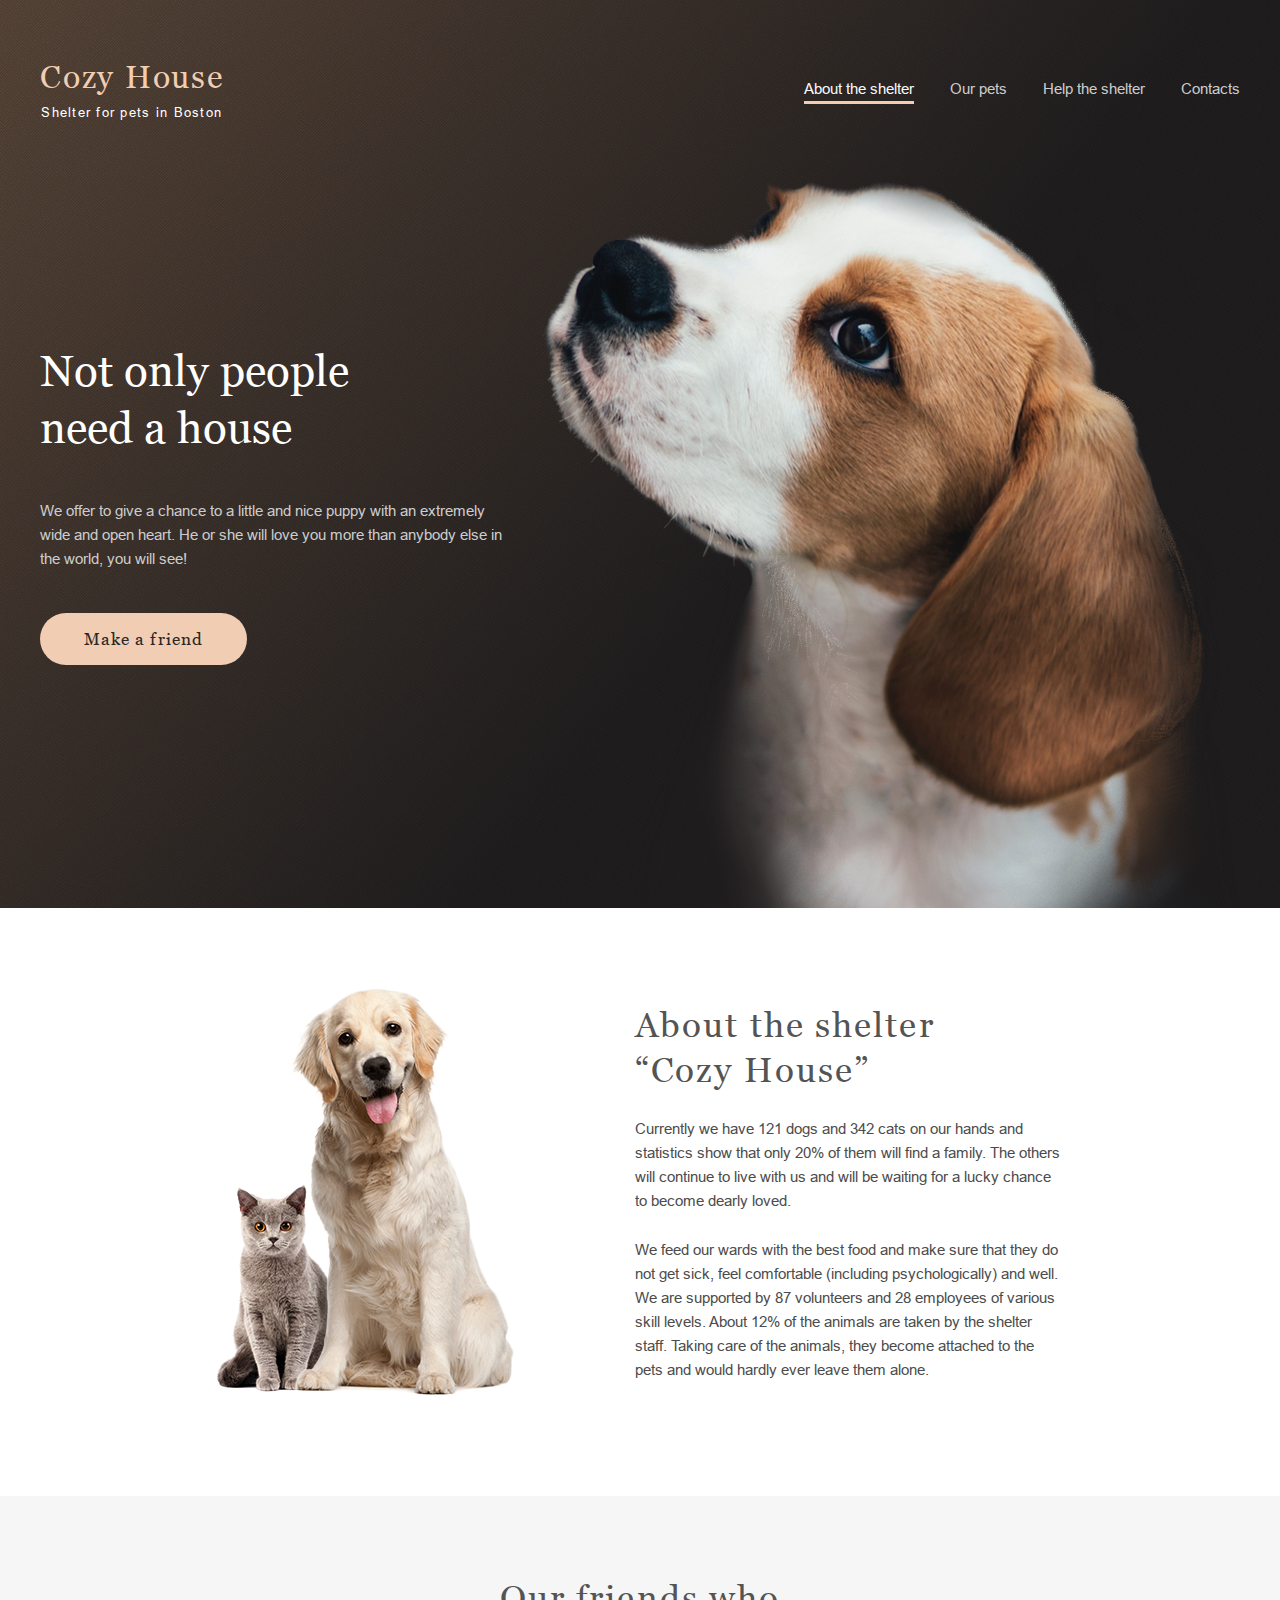
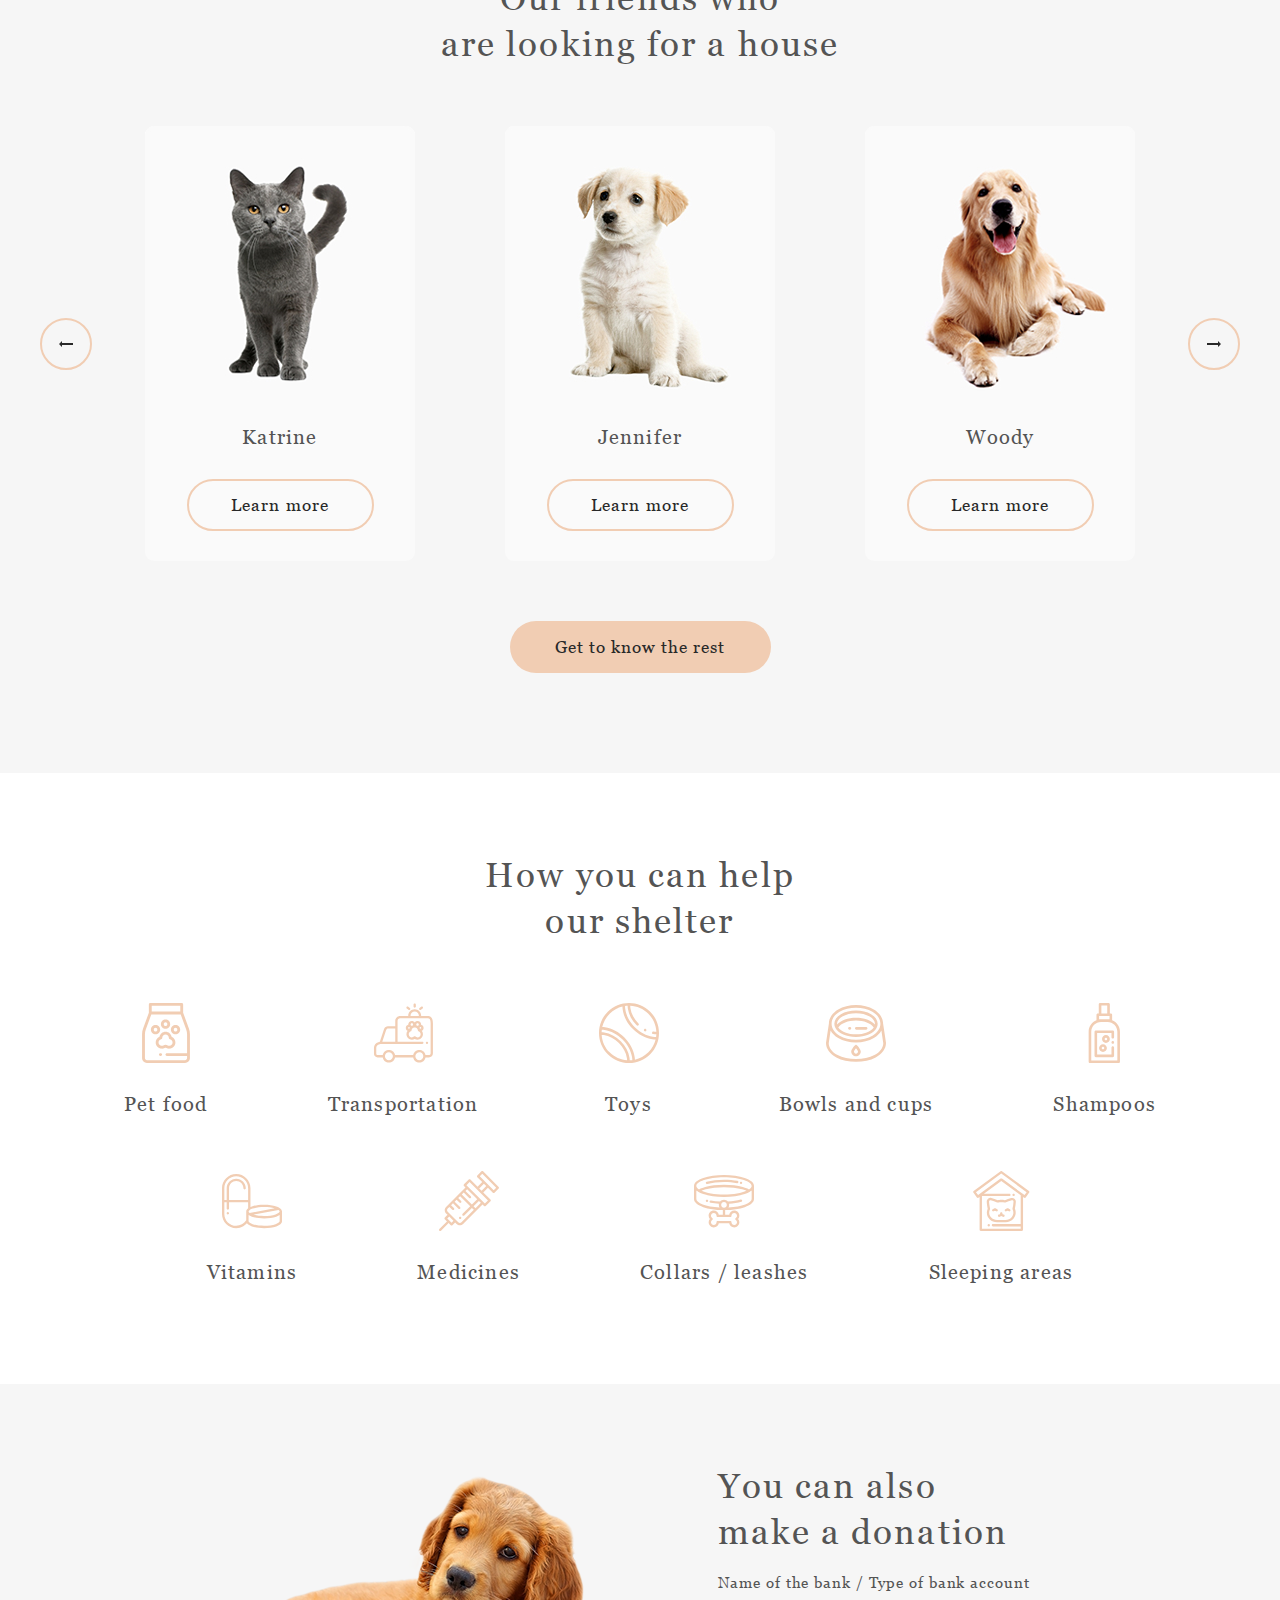
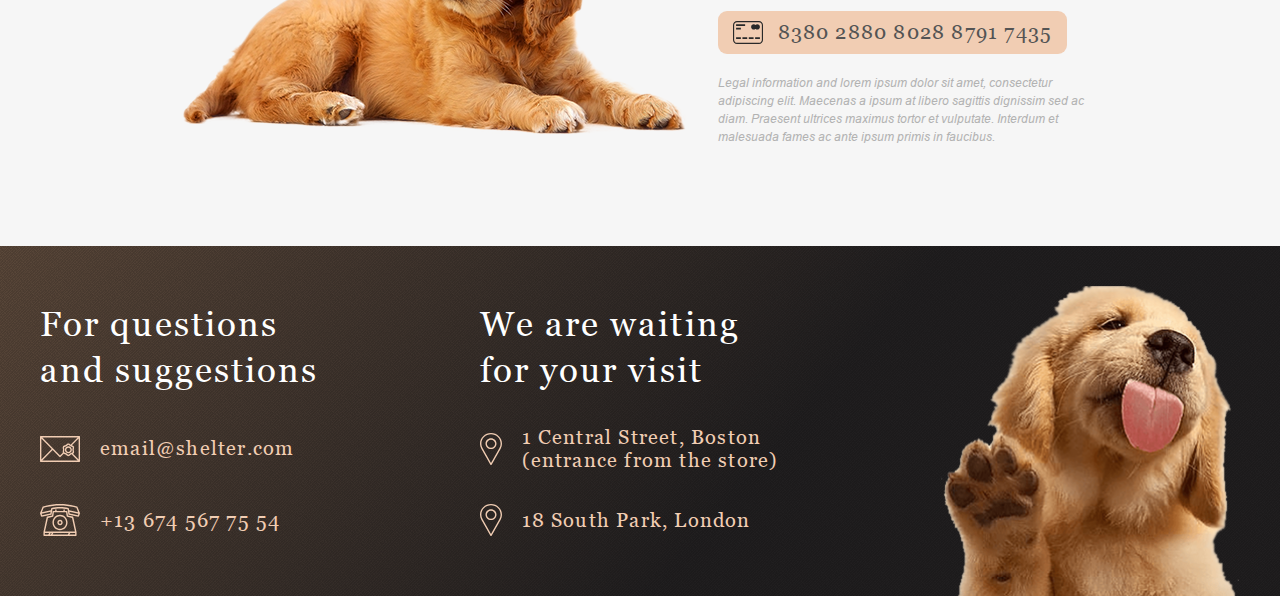
<file: shelter/index.html>
<!DOCTYPE html>
<html lang="en" class="page">

<head>
  <meta charset="UTF-8">
  <meta http-equiv="X-UA-Compatible" content="IE=edge">
  <meta name="viewport" content="width=device-width, initial-scale=1.0">
  <link href="style/css/normalize.css" rel="stylesheet">
  <link href="style/css/style.css" rel="stylesheet">
  <title>Shelter</title>
</head>

<body class="body">
  <div class="header-container">
    <header class="header">
      <div class="header__wrapper wrapper">
        <div class="logo header__logo logo-wrapper">
          <a href="#" class="logo__link header__logo__link">
            <h1 class="logo__title header__logo-title">Cozy House</h1>
            <p class="logo__subtitle header__logo-subtitle">Shelter for pets in Boston</p>
          </a>
          <button class="header__burger burger" type="button">
            <span class="burger__line"></span>
          </button>
        </div>
        <nav class="nav header__nav">
          <ul class="nav__list">
            <li class="nav__item"><a class="link link--active nav__link nav__link--active" href="index.html">About the
                shelter</a></li>
            <li class="nav__item"><a class="link nav__link" href="pets.html">Our pets</a></li>
            <li class="nav__item"><a class="link nav__link" href="#help">Help the shelter</a></li>
            <li class="nav__item"><a class="link nav__link" href="#contacts">Contacts</a></li>
          </ul>
        </nav>
      </div>
    </header>
    <section class="not-only">
      <div class="wrapper not-only__wrapper">
        <div class="not-only__content">
          <h2 class="title--h2 not-only__title">Not only people<br>need a house</h2>
          <p class="text not-only__text">We offer to give a chance to a little and nice puppy with an extremely wide and
            open heart. He
            or she will love you more than anybody else in the world, you will see!</p>
          <a class="button not-only__button" href="#our-friends">Make a friend</a>
        </div>
        <div class="not-only__img-container">
          <picture>
            <source media="(max-width: 767px)" srcset="img/start-screen-puppy-mobile.png">
            <source media="(max-width: 1279px)" srcset="img/start-screen-puppy-tablet.png">
            <source media="(min-width: 1280px)" srcset="img/start-screen-puppy.png">
            <img src="img/start-screen-puppy.png">
          </picture>
        </div>
      </div>
    </section>
  </div>
  <main class="main-page">
    <section class="about">
      <div class="wrapper about__wrapper">
        <div class="about__text-container">
          <h2 class="title--h3 about__title">About the shelter<br>&#8220;Cozy House&#8221;</h2>
          <p class="text about__text">Currently we have 121 dogs and 342 cats on our hands and statistics show that only
            20% of them will find a family. The others will continue to live with us and will be waiting for a lucky
            chance to become dearly loved.</p>
          <p class="text about__text">We feed our wards with the best food and make sure that they do not get sick, feel
            comfortable (including psychologically) and well. We are supported by 87 volunteers and 28 employees of
            various skill levels. About 12% of the animals are taken by the shelter staff. Taking care of the animals,
            they become attached to the pets and would hardly ever leave them alone.</p>
        </div>
        <div class="about__img-container">
          <picture>
            <source media="(max-width: 767px)" srcset="img/about-pets-mobile.png">
            <source media="(min-width: 768px)" srcset="img/about-pets.png">
            <img src="img/about-pets.png">
          </picture>
        </div>
      </div>
    </section>
    <section id="our-friends" class="our-friends">
      <div class="wrapper our-friends__wrapper">
        <h2 class="title--h3 our-friends__title">Our friends who<br>
          are looking for a house</h2>
        <div class="our-friends__content slider">
          <ul class="our-friends__list">
            <li class="our-friends__item">
              <article class="pet our-friends__card">
                <img class="pet__img our-friends__img" src="img/pets/pets-katrine.jpg" alt="Katrine" width="270"
                  height="270">
                <h3 class="pet__name">Katrine</h3>
                <a class="pet__link button" href="#">Learn more</a>
              </article>
            </li>
            <li class="our-friends__item">
              <article class="pet our-friends__card">
                <img class="pet__img our-friends__img" src="img/pets/pets-jennifer.jpg" alt="jennifer" width="270"
                  height="270">
                <h3 class="pet__name">Jennifer</h3>
                <a class="pet__link button" href="#">Learn more</a>
              </article>
            </li>
            <li class="our-friends__item">
              <article class="pet our-friends__card">
                <img class="pet__img our-friends__img" src="img/pets/pets-woody.jpg" alt="woody" width="270"
                  height="270">
                <h3 class="pet__name">Woody</h3>
                <a class="pet__link button" href="#">Learn more</a>
              </article>
            </li>
          </ul>
          <div class="slider-buttons">
            <div class="slider-buttons__btn-wrapper"><button
                class="slider-buttons__button slider-buttons__button--back">
                <svg viewBox="0 0 14 6" class="slider-buttons__icon slider-buttons__icon--back">
                  <use xlink:href="icons/sprite.svg#slider-arrow"></use>
                </svg>
              </button></div>
            <div class="slider-buttons__btn-wrapper"><button
                class="slider-buttons__button slider-buttons__button--next">
                <svg viewBox="0 0 14 6" class="slider-buttons__icon slider-buttons__icon--next">
                  <use xlink:href="icons/sprite.svg#slider-arrow"></use>
                </svg>
              </button>
            </div>
          </div>
        </div>
        <a class="button our-friends__rest-button" href="pets.html">Get to know the rest</a>
      </div>
    </section>
    <section class="help" id="help">
      <div class="wrapper help__wrapper">
        <h2 class="title--h3 help__title">How you can help<br>our shelter</h2>
        <div class="help__list">
          <div class="help__item">
            <a href="#" class="help__link">
              <p class="title--h4 help__subtitle">Pet food</p>
              <img class="help__icon" src="icons/help/pet-food.svg" alt="pet food icon" width="60" height="60">
            </a>
          </div>
          <div class="help__item">
            <a href="#" class="help__link">
              <p class="title--h4 help__subtitle">Transportation</p>
              <img class="help__icon" src="icons/help/transportation.svg" alt="Transportation" width="60" height="60">
            </a>
          </div>
          <div class="help__item">
            <a href="#" class="help__link">
              <p class="title--h4 help__subtitle">Toys</p>
              <img class="help__icon" src="icons/help/toys.svg" alt="toys" width="60" height="60">
            </a>
          </div>
          <div class="help__item">
            <a href="#" class="help__link">
              <p class="title--h4 help__subtitle">Bowls and cups</p>
              <img class="help__icon" src="icons/help/bowls-and-cups.svg" alt="bowls-and-cups" width="60" height="60">
            </a>
          </div>
          <div class="help__item">
            <a href="#" class="help__link">
              <p class="title--h4 help__subtitle">Shampoos</p>
              <img class="help__icon" src="icons/help/shampoos.svg" alt="Shampoos" width="60" height="60">
            </a>
          </div>
          <div class="help__item">
            <a href="#" class="help__link">
              <p class="title--h4 help__subtitle">Vitamins</p>
              <img class="help__icon" src="icons/help/vitamins.svg" alt="Vitamins" width="60" height="60">
            </a>
          </div>
          <div class="help__item">
            <a href="#" class="help__link">
              <p class="title--h4 help__subtitle">Medicines</p>
              <img class="help__icon" src="icons/help/medicines.svg" alt="Medicines" width="60" height="60">
            </a>
          </div>
          <div class="help__item">
            <a href="#" class="help__link">
              <p class="title--h4 help__subtitle">Collars / leashes</p>
              <img class="help__icon" src="icons/help/collars-leashes.svg" alt="Collars / leashes" width="60"
                height="60">
            </a>
          </div>
          <div class="help__item">
            <a href="#" class="help__link">
              <p class="title--h4 help__subtitle">Sleeping areas</p>
              <img class="help__icon" src="icons/help/sleeping-area.svg" alt="Sleeping areas" width="60" height="60">
            </a>
          </div>
        </div>
      </div>
    </section>
    <section class="donation">
      <div class="wrapper donation__wrapper">
        <div class="donation__img-wrapper">
          <picture>
            <source media="(max-width: 767px)" srcset="img/donation-dog-mobile.png">
            <source media="(min-width: 768px)" srcset="img/donation-dog.png">
            <img class="donation__img" src="img/donation-dog.png">
          </picture>
        </div>
        <div class="donation__content">
          <p class="title--h3 donation__title">You can also<br>make a donation</p>
          <p class="title--h5 donation__subtitle">Name of the bank / Type of bank account</p>
          <a class="title--h4 button donation__button">8380 2880 8028 8791 7435</a>
          <p class="text-s donation__text">Legal information and lorem ipsum dolor sit amet, consectetur adipiscing
            elit.
            Maecenas a ipsum at libero sagittis dignissim sed ac diam. Praesent ultrices maximus tortor et vulputate.
            Interdum et malesuada fames ac ante ipsum primis in faucibus.</p>
        </div>
      </div>
    </section>
  </main>
  <footer class="footer" id="contacts">
    <div class="wrapper footer__wrapper">

      <div class="footer__contacts">
        <div class="footer__item footer__item--contact-us">
          <h3 class="title--h3 footer__contacts-title">For questions and suggestions</h3>
          <ul class="contacts">
            <li class="contacts__item contacts__item--email">
              <a class="title--h4 contacts__link" href="mailto:email@shelter.com">email@shelter.com</a>
            </li>
            <li class="contacts__item contacts__item--phone">
              <a class="title--h4 contacts__link" href="tel:+136745677554">+13 674 567 75 54</a>
            </li>
          </ul>
        </div>
        <div class="footer__item footer__item--visit-us">
          <h3 class="title--h3 footer__contacts-title">We are waiting for your visit</h3>
          <ul class="contacts">
            <li class="contacts__item contacts__item--location">
              <a class="title--h4 contacts__link" href="https://goo.gl/maps/bR7nT1xyNQ9nYm7WA" target="_blank">1 Central
                Street,
                Boston (entrance from the store)</a>
            </li>
            <li class="contacts__item contacts__item--location">
              <a class="title--h4 contacts__link" href="https://goo.gl/maps/AGy4cUvEx87K6Un4A" target="_blank">18 South
                Park,
                London</a>
            </li>
          </ul>
        </div>
      </div>
      <div class="footer__image">
        <picture>
          <source media="(max-width: 767px)" srcset="img/footer-puppy-mobile.png">
          <source media="(min-width: 768px)" srcset="img/footer-puppy.png">
          <img class="footer__image-puppy" src="img/footer-puppy.png">
        </picture>
      </div>
    </div>
  </footer>
</body>

</html>
</file>
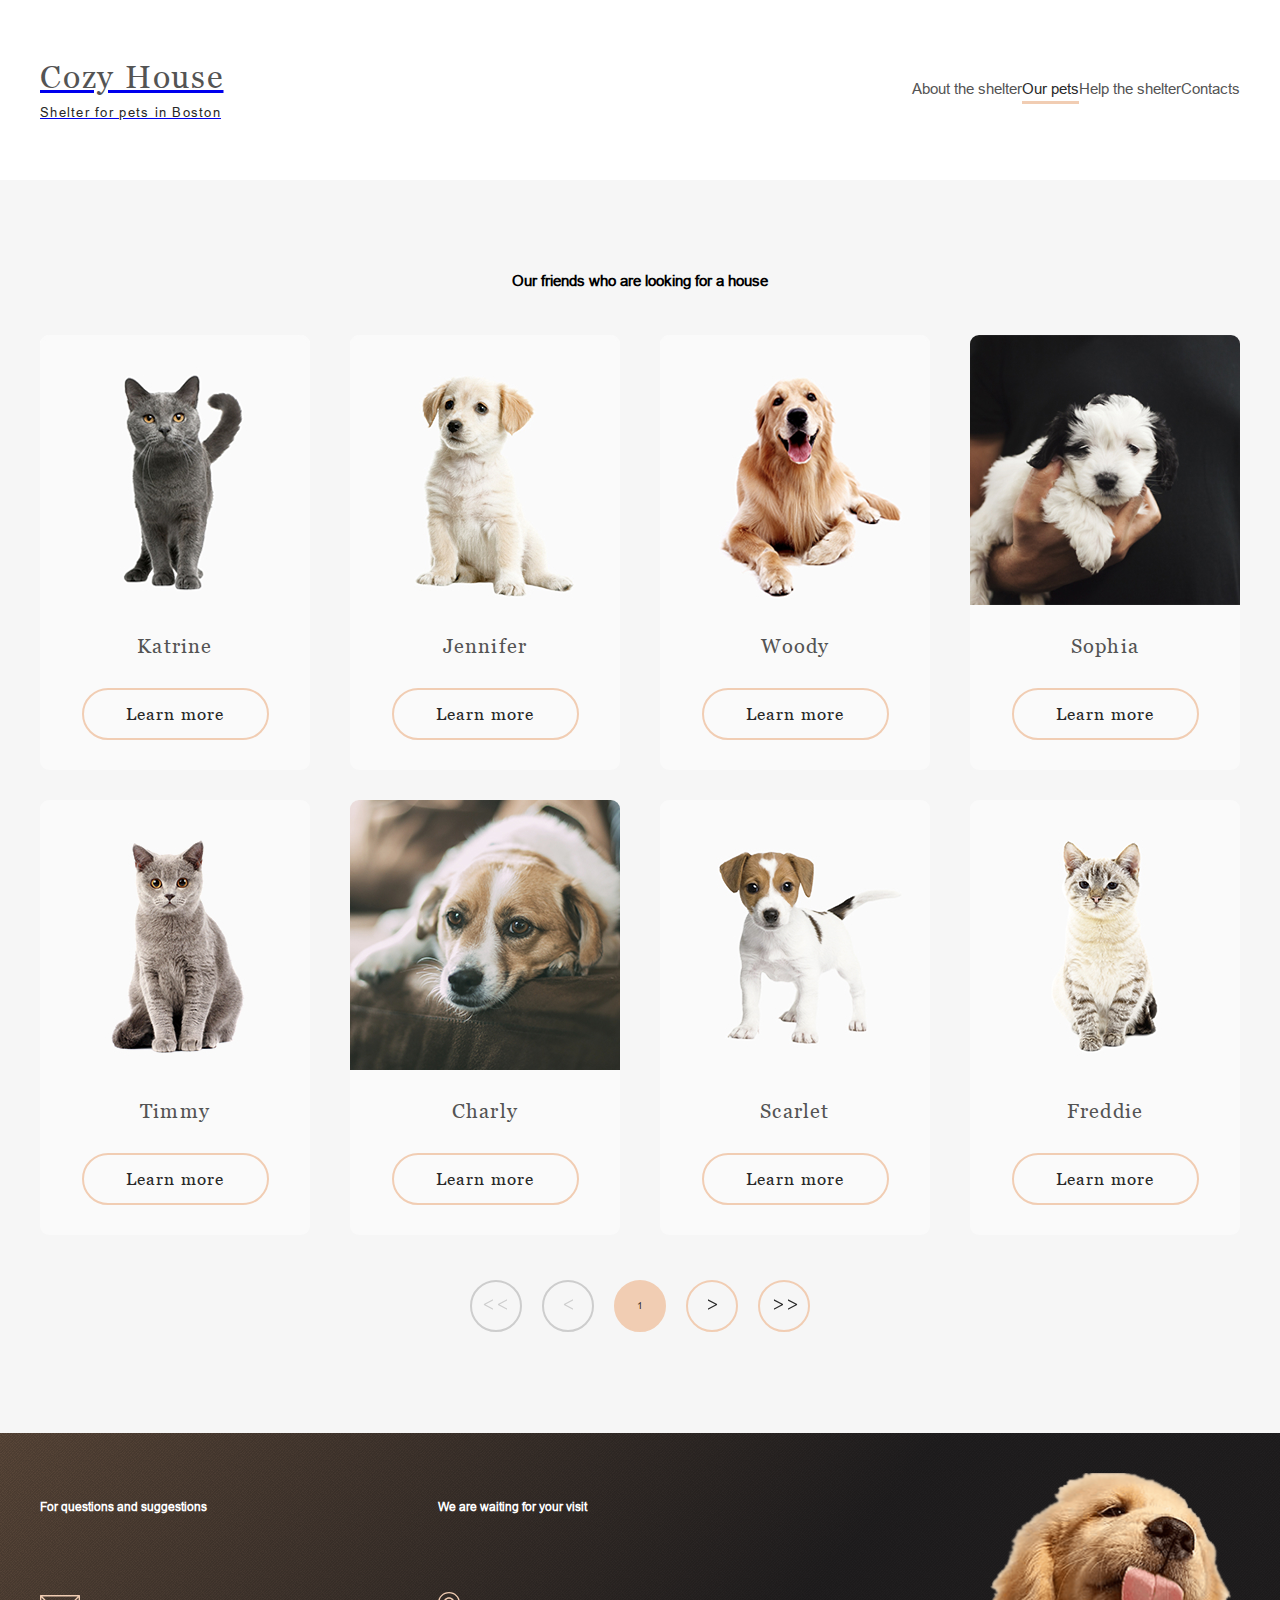
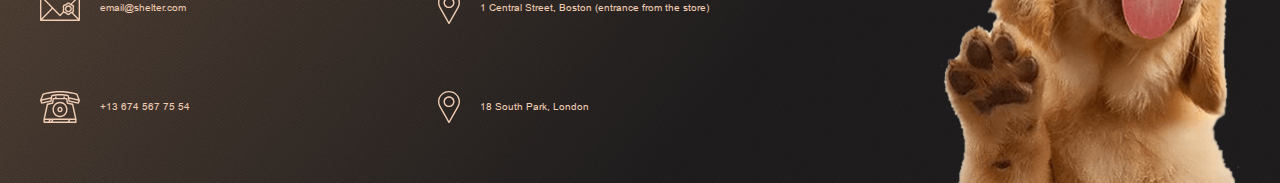
<file: shelter/pets.html>
<!DOCTYPE html>
<html lang="en" class="page">

<head>
  <meta charset="UTF-8">
  <meta http-equiv="X-UA-Compatible" content="IE=edge">
  <meta name="viewport" content="width=device-width, initial-scale=1.0">
  <link href="style/css/normalize.css" rel="stylesheet">
  <link href="style/css/style.css" rel="stylesheet">
  <title>Our pets</title>
</head>

<body class="page">
  <header class="header header--pets">
    <div class="header__wrapper wrapper">
      <a href="index.html" class="logo header__logo">
        <h1 class="logo__title header__logo-title">Cozy House</h1>
        <p class="logo__subtitle header__logo-subtitle">Shelter for pets in Boston</p>
      </a>
      <nav class="nav nav--pets">
        <ul class="nav__list">
          <li><a class="link nav__link" href="index.html">About the shelter</a></li>
          <li><a class="link nav__link  nav__link--active" href="#">Our pets</a></li>
          <li><a class="link nav__link" href="index.html#help">Help the shelter</a></li>
          <li><a class="link nav__link" href="#contacts">Contacts</a></li>
        </ul>
      </nav>
    </div>
  </header>
  <main>
    <section class="our-pets">
      <div class="wrapper our-pets__wrapper">
        <h2 class="h3 our-pets__title">Our friends who
          are&nbsp;looking&nbsp;for&nbsp;a&nbsp;house</h2>
        <ul class="our-pets__content pets-list">
          <li class="pets-list__item">
            <article class="pet our-friends__card">
              <img class="pet__img our-friends__img" src="img/pets/pets-katrine.jpg" alt="Katrine" width="270"
                height="270">
              <h3 class="pet__name">Katrine</h3>
              <a class="pet__link button" href="#">Learn more</a>
            </article>
          </li>
          <li class="pets-list__item">
            <article class="pet our-friends__card">
              <img class="pet__img our-friends__img" src="img/pets/pets-jennifer.jpg" alt="jennifer" width="270"
                height="270">
              <h3 class="pet__name">Jennifer</h3>
              <a class="pet__link button" href="#">Learn more</a>
            </article>
          </li>
          <li class="pets-list__item">
            <article class="pet our-friends__card">
              <img class="pet__img our-friends__img" src="img/pets/pets-woody.jpg" alt="woody" width="270" height="270">
              <h3 class="pet__name">Woody</h3>
              <a class="pet__link button" href="#">Learn more</a>
            </article>
          </li>
          <li class="pets-list__item">
            <article class="pet our-friends__card">
              <img class="pet__img our-friends__img" src="img/pets/pets-sophia.jpg" alt="sophia" width="270"
                height="270">
              <h3 class="pet__name">Sophia</h3>
              <a class="pet__link button" href="#">Learn more</a>
            </article>
          </li>
          <li class="pets-list__item">
            <article class="pet our-friends__card">
              <img class="pet__img our-friends__img" src="img/pets/pets-timmy.jpg" alt="timmy" width="270" height="270">
              <h3 class="pet__name">Timmy</h3>
              <a class="pet__link button" href="#">Learn more</a>
            </article>
          </li>
          <li class="pets-list__item">
            <article class="pet our-friends__card">
              <img class="pet__img our-friends__img" src="img/pets/pets-charly.jpg" alt="charly" width="270"
                height="270">
              <h3 class="pet__name">Charly</h3>
              <a class="pet__link button" href="#">Learn more</a>
            </article>
          </li>
          <li class="pets-list__item">
            <article class="pet our-friends__card">
              <img class="pet__img our-friends__img" src="img/pets/pets-scarlet.jpg" alt="scarlet" width="270"
                height="270">
              <h3 class="pet__name">Scarlet</h3>
              <a class="pet__link button" href="#">Learn more</a>
            </article>
          </li>
          <li class="pets-list__item">
            <article class="pet our-friends__card">
              <img class="pet__img our-friends__img" src="img/pets/pets-freddie.jpg" alt="freddie" width="270"
                height="270">
              <h3 class="pet__name">Freddie</h3>
              <a class="pet__link button" href="#">Learn more</a>
            </article>
          </li>
        </ul>
        <ul class="pagination our-pets__pagination">
          <li class="h4 pagination__item">
            <a class="pagination__link pagination__link--disabled" href="#">
              <svg viewBox="-2 -7 27 23" class="pagination__icon pagination__icon--start">
                <use xlink:href="icons/sprite.svg#pag-start"></use>
              </svg>
            </a>
          </li>
          <li class="h4 pagination__item">
            <a class="pagination__link pagination__link--disabled" href="#">
              <svg viewBox="-2 -7 13 23" class="pagination__icon pagination__icon--prev">
                <use xlink:href="icons/sprite.svg#pag-prev"></use>
              </svg>
            </a>
          </li>
          <li class="h4 pagination__item">
            <a class="pagination__link pagination__link--current">1</a>
          </li>
          <li class="h4 pagination__item">
            <a class="pagination__link" href="#">
              <svg viewBox="-2 -5 13 23" class="pagination__icon pagination__icon--next">
                <use xlink:href="icons/sprite.svg#pag-next"></use>
              </svg>
            </a>
          </li>
          <li class="h4 pagination__item">
            <a class="pagination__link" href="#">
              <svg viewBox="-2 -5 27 23" class="pagination__icon pagination__icon--end">
                <use xlink:href="icons/sprite.svg#pag-end"></use>
              </svg>
            </a>
          </li>
        </ul>
      </div>
    </section>
  </main>
  <footer class="footer" id="contacts">
    <div class="wrapper footer__wrapper">

      <div class="footer__contacts">
        <div class="footer__item footer__item--contact-us">
          <h3 class="h3 footer__contacts-title">For questions and suggestions</h3>
          <ul class="contacts">
            <li class="contacts__item contacts__item--email">
              <a class="h4 contacts__link" href="mailto:email@shelter.com">email@shelter.com</a>
            </li>
            <li class="contacts__item contacts__item--phone">
              <a class="h4 contacts__link" href="tel:+136745677554">+13 674 567 75 54</a>
            </li>
          </ul>
        </div>
        <div class="footer__item footer__item--visit-us">
          <h3 class="h3 footer__contacts-title">We are waiting for your visit</h3>
          <ul class="contacts">
            <li class="contacts__item contacts__item--location">
              <a class="h4 contacts__link" href="https://goo.gl/maps/bR7nT1xyNQ9nYm7WA" target="_blank">1 Central
                Street,
                Boston (entrance from the store)</a>
            </li>
            <li class="contacts__item contacts__item--location">
              <a class="h4 contacts__link" href="https://goo.gl/maps/AGy4cUvEx87K6Un4A" target="_blank">18 South Park,
                London</a>
            </li>
          </ul>
        </div>
      </div>
      <div class="footer__image">
        <img class="footer__image-puppy" src="img/footer-puppy.png" alt="Щенок" width="300" height="310">
      </div>

    </div>
  </footer>
</body>

</html>
</file>
<file: shelter/style/css/style.css>
@font-face {
  font-family: "Georgia";
  font-style: normal;
  font-weight: 400;
  src: url("../../fonts/Georgia-Regular.woff2") format("woff2"), url("../../fonts/Georgia-Regular.woff") format("woff");
}
@font-face {
  font-family: "Arial";
  font-style: normal;
  font-weight: 400;
  src: url("../../fonts/Arial-Regular.woff2") format("woff2"), url("../../fonts/Arial-Regular.woff") format("woff");
}
@font-face {
  font-family: "Arial";
  font-style: italic;
  font-weight: 400;
  src: url("../../fonts/Arial-Italyc.woff2") format("woff2"), url("../../fonts/Arial-Italyc.woff") format("woff");
}
.page {
  font-size: 10px;
  box-sizing: border-box;
}

*,
*::after,
*::before {
  box-sizing: inherit;
}

.body {
  min-width: 320px;
}

.wrapper {
  margin: 0 auto;
  min-width: 320px;
  max-width: 1280px;
  padding: 0 40px;
}

@media (max-width: 1279px) {
  .wrapper {
    max-width: 768px;
    padding: 0 30px;
  }
}
@media (max-width: 767px) {
  .wrapper {
    max-width: 320px;
    padding: 0 10px;
  }
}
.contacts__link, .pet, .nav__link, .burger, .slider-buttons__button, .button {
  transition: all 0.3s ease-out;
}

.nav__link, .logo__link {
  display: block;
  text-decoration: none;
}

:root {
  --light-bg: #f6f6f6;
  --color-dark: #292929;
  --text-primary-light: #cdcdcd;
  --color-primary:#f1cdb3;
  --color-primary-light:#fddcc4;
  --color-lighten: #fafafa;
}

.logo {
  font-family: Georgia, "Times New Roman", Times, serif;
}
.logo__link {
  display: flex;
  flex-direction: column;
  align-items: center;
}
.logo__title {
  font-size: 3.2rem;
  line-height: 3.5rem;
  font-weight: 400;
  letter-spacing: 1.75px;
  margin: 0;
  margin-bottom: 10px;
}
.logo__subtitle {
  margin: 0;
  font-family: Arial, Helvetica, sans-serif;
  font-size: 1.3rem;
  letter-spacing: 0.0977em;
  line-height: 1.5rem;
}

@media (max-width: 767px) {
  .logo-wrapper {
    display: flex;
    flex-direction: row;
    justify-content: space-between;
    align-items: center;
    width: 100%;
    padding-right: 40px;
  }
}
.button {
  width: 207px;
  display: inline-block;
  text-align: center;
  vertical-align: middle;
  padding: 15px 5px;
  text-decoration: none;
  background-color: #f1cdb3;
  border-radius: 100px;
  font-family: Georgia, "Times New Roman", Times, serif;
  font-size: 1.7rem;
  line-height: 2.2rem;
  letter-spacing: 0.06em;
  cursor: pointer;
}
.button:hover {
  background-color: #fddcc4;
}

.title--h2 {
  font-family: Georgia, "Times New Roman", Times, serif;
  font-size: 4.4rem;
  line-height: 1.3em;
  font-weight: 400;
  letter-spacing: normal;
}

.title--h3 {
  margin: 0;
  color: #545454;
  font-family: Georgia, "Times New Roman", Times, serif;
  font-size: 3.5rem;
  line-height: 4.55rem;
  font-weight: 400;
  letter-spacing: 0.06em;
}

.title--h4 {
  margin: 0;
  color: #545454;
  font-family: Georgia, "Times New Roman", Times, serif;
  font-size: 2rem;
  line-height: 1.15em;
  font-weight: 400;
  letter-spacing: 0.06em;
}

.title--h5 {
  margin: 0;
  color: #545454;
  font-family: Georgia, "Times New Roman", Times, serif;
  font-size: 1.5rem;
  line-height: 1.7rem;
  font-weight: 400;
  letter-spacing: 0.06em;
}

.text {
  font-size: 15px;
  line-height: 24px;
}

.text-s {
  margin: 0;
  font-style: italic;
  font-size: 12px;
  line-height: 18px;
  color: #b2b2b2;
}

@media (max-width: 767px) {
  .title--h2 {
    font-family: Georgia, "Times New Roman", Times, serif;
    font-size: 2.5rem;
    line-height: 1.3em;
    font-weight: 400;
    letter-spacing: 0.06em;
  }

  .title--h3 {
    font-family: Georgia, "Times New Roman", Times, serif;
    font-size: 2.5rem;
    line-height: 1.3em;
    font-weight: 400;
    letter-spacing: 0.06em;
  }

  .title--h4:not(.contacts__link) {
    font-family: Georgia, "Times New Roman", Times, serif;
    font-size: 1.5rem;
    line-height: 1.7rem;
    font-weight: 400;
    letter-spacing: 0.06em;
  }
}
.slider {
  position: relative;
  width: 100%;
  display: flex;
  flex-direction: column;
  justify-content: center;
}

.slider-buttons {
  position: absolute;
  width: 100%;
  top: 50%;
}
.slider-buttons__button {
  position: absolute;
  display: inline-block;
  width: 52px;
  height: 52px;
  margin: 0;
  padding: 0;
  background: none;
  border: 2px solid #f1cdb3;
  border-radius: 50%;
  top: calc(50% - 26px);
  cursor: pointer;
}
.slider-buttons__button:hover {
  background-color: #fddcc4;
  border: 2px solid #fddcc4;
}
.slider-buttons__button:disabled {
  pointer-events: none;
  border-color: #cdcdcd;
}
.slider-buttons__button:disabled svg {
  fill: #cdcdcd;
}
.slider-buttons__button--back {
  left: 0;
}
.slider-buttons__button--next {
  right: 0;
}
.slider-buttons__button .slider-buttons__icon {
  width: 14px;
  height: 6px;
  top: calc(50% - 3px);
  left: calc(50% - 7px);
  fill: var(--color-dark);
}
.slider-buttons__button .slider-buttons__icon--next {
  transform: rotate(180deg);
}

@media (max-width: 1279px) {
  .slider__arrow--back {
    left: -64px;
  }
  .slider__arrow--next {
    right: -64px;
  }
}
@media (max-width: 767px) {
  .slider {
    align-items: center;
  }

  .slider,
.slider-buttons,
.slider-buttons__button {
    position: static;
  }

  .slider-buttons {
    max-width: 320px;
    padding: 0 18px;
    display: flex;
    justify-content: center;
  }
  .slider-buttons__btn-wrapper {
    flex-grow: 0.5;
    display: flex;
    justify-content: center;
  }
}
.burger {
  margin: 0;
  padding: 0;
  border: 0;
  background: none;
  display: none;
  width: 36px;
  height: 28px;
  position: relative;
  justify-content: center;
}
.burger__line, .burger::after, .burger::before {
  position: absolute;
  display: flex;
  width: 30px;
  height: 2px;
  background-color: #f1cdb3;
}
.burger__line {
  top: calc(50% - 1px);
}
.burger::before {
  content: "";
  top: 3px;
}
.burger::after {
  content: "";
  bottom: 3px;
}

@media (max-width: 767px) {
  .burger {
    display: flex;
  }
  .burger--open {
    transform: rotate(90deg);
  }
  .burger--nojs {
    display: none;
  }
}
.page {
  position: relative;
  display: flex;
  flex-direction: column;
  justify-content: space-between;
  font-family: Arial, Helvetica, sans-serif;
}

.header-container {
  background-color: #262425;
  background-image: url("../../img/noise_transparent.png"), linear-gradient(310deg, #211f20 40%, #5b483a 100%);
}

.header {
  padding: 60px 0;
}
.header__wrapper {
  display: flex;
  justify-content: space-between;
  align-items: center;
  flex-wrap: wrap;
}
.header__logo-title {
  color: #f1cdb3;
}
.header__logo-subtitle {
  color: #ffffff;
}

.header--pets {
  background-color: #ffffff;
  position: sticky;
  top: 0;
  min-height: 120px;
}
.header--pets .header__wrapper {
  position: static;
}
.header--pets .header__wrapper .header__logo-title {
  color: #545454;
}
.header--pets .header__wrapper .header__logo-subtitle {
  color: #292929;
}

@media (max-width: 1279px) {
  .header {
    padding: 30px 0 60px;
  }
}
@media (max-width: 767px) {
  .header {
    position: relative;
  }
  .header__wrapper {
    max-width: 100%;
  }
  .header .header__wrapper--open,
.header .header__wrapper--nojs {
    background-color: #292929;
    position: absolute;
    padding-top: 30px;
    top: 0;
    right: 0;
    height: 86vh;
    align-items: flex-start;
    max-width: 320px;
    overflow-y: scroll;
  }
  .header .header__wrapper--nojs {
    position: relative;
    background: none;
  }
}
.nav {
  flex-grow: 1;
}
.nav__list {
  margin: 0;
  padding: 0;
  list-style: none;
  display: flex;
  justify-content: flex-end;
  flex-wrap: wrap;
}
.nav__item:not(.nav__item:last-child) {
  margin-right: 35.9px;
}
.nav__link {
  color: #cdcdcd;
  font-size: 1.5rem;
  line-height: 1.6em;
}
.nav__link:hover {
  color: #fafafa;
}
.nav__link--active {
  color: #fafafa;
  border-bottom: 3px solid #f1cdb3;
}

.nav--pets .nav__link {
  color: #545454;
}
.nav--pets .nav__link:hover {
  color: #292929;
}
.nav--pets .nav__link--active {
  pointer-events: none;
  color: #292929;
  border-bottom: 3px solid #f1cdb3;
}

@media (max-width: 767px) {
  .nav {
    display: none;
  }

  .nav--open, .nav--nojs {
    display: block;
  }
  .nav--open .nav__list, .nav--nojs .nav__list {
    display: flex;
    flex-direction: column;
    align-items: center;
    text-align: center;
  }
  .nav--open .nav__item:not(.nav__item:last-child), .nav--nojs .nav__item:not(.nav__item:last-child) {
    margin: 0;
    margin-bottom: 40px;
  }
  .nav--open .nav__link, .nav--nojs .nav__link {
    font-size: 3.2rem;
    line-height: 5.1rem;
  }
}
.not-only {
  color: var(--text-primary-light);
}
.not-only__wrapper {
  display: flex;
  flex-wrap: wrap;
  justify-content: space-between;
  align-items: center;
}
.not-only__content {
  padding-bottom: 80px;
  display: flex;
  flex-direction: column;
  flex-basis: 39%;
}
.not-only__title {
  margin: 0;
  color: #ffffff;
  margin-bottom: 42px;
}
.not-only__text {
  margin: 0;
  margin-bottom: 41.64px;
}
.not-only__button {
  color: var(--color-dark);
}

@media (max-width: 1279px) {
  .not-only__wrapper {
    flex-direction: column;
    justify-content: flex-start;
  }
  .not-only__content {
    padding-bottom: 0;
    margin-bottom: 100px;
  }
  .not-only__img-container {
    align-self: flex-end;
  }
  .not-only__text {
    max-width: 460px;
  }
  .not-only__button {
    align-self: center;
  }
}
@media (max-width: 767px) {
  .not-only__content {
    text-align: center;
    margin-bottom: 104.39px;
  }
}
.about {
  padding-top: 80px;
  padding-bottom: 100px;
}
.about__wrapper {
  display: flex;
  justify-content: center;
  align-items: center;
}
.about__title {
  margin: 0;
  margin-bottom: 23px;
}
.about__text-container {
  width: 50%;
  max-width: 430px;
}
.about__text {
  margin: 0;
  color: #4c4c4c;
}
.about__text:first-of-type {
  margin-bottom: 25px;
}
.about__img-container {
  margin-right: 10%;
  order: -1;
}

@media (max-width: 1279px) {
  .about__wrapper {
    flex-direction: column;
    align-items: center;
  }
  .about__text-container {
    width: 100%;
    margin-bottom: 80px;
  }
  .about__title {
    margin-bottom: 24px;
  }
  .about__img-container {
    margin-right: 0;
    order: 0;
  }
}
@media (max-width: 767px) {
  .about {
    padding-top: 42px;
    padding-bottom: 42px;
  }
  .about__title {
    text-align: center;
  }
  .about__text-container {
    padding: 0 15px;
    text-align: justify;
    margin-bottom: 41px;
  }
  .about__text:first-of-type {
    margin-bottom: 22px;
  }
}
.our-friends {
  padding-top: 80px;
  padding-bottom: 100px;
  background-color: var(--light-bg);
}
.our-friends__wrapper {
  display: flex;
  flex-direction: column;
  align-items: center;
}
.our-friends__title {
  margin: 0;
  margin-bottom: 59px;
  max-width: 400px;
  text-align: center;
  letter-spacing: 0.06em;
}
.our-friends__list {
  margin: 0;
  padding: 0;
  list-style: none;
  display: flex;
  justify-content: center;
  gap: 90px;
  flex-wrap: wrap;
}
.our-friends__card {
  display: flex;
  flex-direction: column;
  align-items: center;
}
.our-friends__content {
  margin-bottom: 60px;
}
.our-friends__rest-button {
  width: 261px;
  color: var(--color-dark);
}

@media (max-width: 1279px) {
  .our-friends__list {
    gap: 40px;
  }
  .our-friends__item:last-child {
    display: none;
  }
}
@media (max-width: 767px) {
  .our-friends {
    padding-top: 42px;
    padding-bottom: 42px;
  }
  .our-friends__title {
    margin-bottom: 41px;
  }
  .our-friends__list {
    margin-bottom: 20px;
  }
  .our-friends__item:nth-last-child(-n+2) {
    display: none;
  }
  .our-friends__content {
    margin-bottom: 42px;
  }
}
.pet {
  padding-bottom: 30px;
  border-radius: 9px;
  background-color: var(--color-lighten);
}
.pet:hover {
  cursor: pointer;
  background-color: #ffffff;
  box-shadow: 0px 2px 35px 14px rgba(13, 13, 13, 0.04);
}
.pet:hover .pet__link {
  border: 2px solid var(--color-primary-light);
  background-color: var(--color-primary-light);
}
.pet__img {
  border-radius: 9px 9px 0 0;
  display: block;
  margin-bottom: 30px;
}
.pet__name {
  font-family: Georgia, "Times New Roman", Times, serif;
  margin: 0;
  font-weight: 400;
  color: #545454;
  font-size: 20px;
  line-height: 23px;
  letter-spacing: 0.06em;
  text-align: center;
  margin-bottom: 30px;
}
.pet__link {
  width: 187px;
  padding: 13px 5px;
  margin-top: auto;
  color: var(--color-dark);
  background-color: var(--color-lighten);
  border: 2px solid var(--color-primary);
}
.pet__link:hover {
  border: 2px solid var(--color-primary-light);
  background-color: var(--color-primary-light);
}

.help {
  padding-top: 80px;
  padding-bottom: 100px;
}
.help__wrapper {
  display: flex;
  flex-direction: column;
  align-items: center;
}
.help__subtitle {
  width: 100%;
  text-align: center;
  word-wrap: break-word;
}
.help__title {
  text-align: center;
  margin: 0;
  max-width: 310px;
  margin-bottom: 59px;
}
.help__list {
  display: flex;
  flex-wrap: wrap;
  justify-content: center;
  row-gap: 55px;
}
.help__item {
  width: max-content;
  margin-right: 120px;
}
.help__item:last-of-type {
  margin-right: 0;
}
.help__icon {
  display: inline-block;
  margin-bottom: 30px;
}
.help__link {
  display: flex;
  flex-direction: column-reverse;
  text-decoration: none;
  align-items: center;
}

@media (min-width: 1280px) {
  .help__item:nth-of-type(5n) {
    margin-right: 0;
  }
}
@media (max-width: 1279px) {
  .help__item {
    margin-right: 0;
    width: 33.3333333333%;
  }
  .help__wrapper {
    padding: 0 5.1%;
  }
}
@media (max-width: 767px) {
  .help {
    padding: 42px 0;
  }
  .help__list {
    row-gap: 30px;
    justify-content: space-between;
  }
  .help__item {
    width: calc(50% - 15px);
  }
  .help__title {
    margin-bottom: 41px;
  }
  .help__icon {
    width: 50px;
    height: 50px;
    margin-bottom: 20px;
  }
}
.donation {
  padding-top: 80px;
  padding-bottom: 100px;
  background-color: var(--light-bg);
}
.donation__wrapper {
  position: relative;
  display: flex;
  justify-content: center;
  gap: 30px;
}
.donation__img-wrapper {
  align-self: center;
}
.donation__content {
  display: flex;
  flex-direction: column;
}
.donation__title {
  max-width: 300px;
  margin-bottom: 19px;
}
.donation__subtitle {
  margin-bottom: 20px;
}
.donation__button {
  margin-bottom: 20px;
  width: fit-content;
  border-radius: 9px;
  padding: 10px 15px 10px 60px;
  background: var(--color-primary) url("../../icons/credit-card.svg") no-repeat 15px 50%;
}
.donation__text {
  max-width: 380px;
}

@media (max-width: 1279px) {
  .donation__wrapper {
    flex-direction: column;
    align-items: center;
  }
  .donation__content {
    padding: 0 15.3%;
    background-position: bottom 0 left 50%;
    background-size: 92% auto;
    order: 1;
    margin-bottom: 29px;
  }
  .donation__img-wrapper {
    padding-top: 0;
    order: 2;
  }
}
@media (max-width: 767px) {
  .donation {
    padding: 42px 0;
  }
  .donation__wrapper {
    gap: 0;
    padding: 0 10px;
  }
  .donation__content {
    padding: 0;
    margin-bottom: 42px;
  }
  .donation__title {
    text-align: center;
  }
  .donation__subtitle {
    text-align: center;
    line-height: 1.6em;
    letter-spacing: normal;
  }
  .donation__button {
    align-self: center;
    width: max-content;
    padding: 13px 15px 13px 60px;
  }
  .donation__text {
    padding: 0 10px;
    text-align: justify;
  }
}
.footer {
  padding-top: 40px;
  background-image: url("../../img/noise_transparent.png"), linear-gradient(310deg, #211f20 40%, #5b483a 100%);
}
.footer__wrapper {
  display: flex;
  justify-content: space-between;
}
.footer__contacts {
  padding: 16px 0 60px;
  display: flex;
  flex-wrap: wrap;
  justify-content: space-between;
  flex-grow: 0.5;
}
.footer__contacts-title {
  max-width: 279px;
  color: #ffffff;
}
.footer__item {
  display: flex;
  flex-direction: column;
  justify-content: space-between;
  align-items: flex-start;
  width: max-content;
}
.footer__image {
  flex-shrink: 0;
}

@media (max-width: 1279px) {
  .footer {
    padding-top: 30px;
  }
  .footer__wrapper {
    flex-direction: column;
    padding: 0 8%;
  }
  .footer__image {
    align-self: center;
  }
  .footer__contacts {
    padding: 0;
    margin-bottom: 65px;
  }
  .footer__contacts-title {
    margin-bottom: 33px;
  }
}
@media (max-width: 767px) {
  .footer__wrapper {
    padding: 0 3.2%;
  }
  .footer__contacts {
    justify-content: center;
    margin-bottom: 40px;
  }
  .footer__contacts-title {
    text-align: center;
    margin-bottom: 39px;
  }
  .footer__item {
    align-items: center;
  }
  .footer__item:first-child {
    margin-bottom: 40px;
  }
}
.contacts {
  flex-grow: 0.5;
  display: flex;
  flex-direction: column;
  align-items: flex-start;
  justify-content: space-between;
  margin: 0;
  padding: 0;
  list-style: none;
}
.contacts__item {
  display: flex;
  align-items: center;
}
.contacts__item::before {
  margin-right: 20px;
}
.contacts__item--email::before {
  content: "";
  background: url("../../icons/icon-email.svg") no-repeat 0 0;
  width: 40px;
  height: 32px;
}
.contacts__item--phone::before {
  content: "";
  background: url("../../icons/icon-phone.svg") no-repeat 0 0;
  width: 40px;
  height: 32px;
}
.contacts__item--location::before {
  content: "";
  background: url("../../icons/icon-marker.svg") no-repeat 0 0;
  width: 22px;
  height: 32px;
}
.contacts__link {
  max-width: 258px;
  text-decoration: none;
  color: var(--color-primary);
}
.contacts__link:hover {
  color: #fddcc4;
}

@media (max-width: 1279px) {
  .contacts__item:first-child {
    margin-bottom: 33px;
  }
}
@media (max-width: 767px) {
  .contacts {
    align-items: center;
  }
  .contacts__item:first-child {
    margin-bottom: 40px;
  }
  .contacts__item--location:last-child {
    align-self: flex-start;
  }
}
.our-pets {
  background-color: #f6f6f6;
}
.our-pets__wrapper {
  padding-top: 80px;
  padding-bottom: 101px;
  display: flex;
  flex-direction: column;
  align-items: center;
}
.our-pets__title {
  width: 400px;
  margin-bottom: 45px;
  text-align: center;
}
.our-pets__content {
  padding: 15px 0;
  margin: 0;
  padding: 0;
  list-style: none;
  display: grid;
  grid-template-columns: repeat(4, auto);
  column-gap: 40px;
  row-gap: 30px;
  margin-bottom: 45px;
}

@media (max-width: 1279px) {
  .our-pets__wrapper {
    padding-bottom: 76px;
  }
  .our-pets__content {
    padding: 0;
    grid-template-columns: repeat(2, auto);
    grid-template-rows: repeat(3, auto);
    margin-bottom: 40px;
  }
  .our-pets__title {
    margin-bottom: 29px;
  }
  .our-pets__item:nth-last-child(-n+2) {
    display: none;
  }
}
.pagination {
  margin: 0;
  padding: 0;
  list-style: none;
  display: flex;
  gap: 20px;
}
.pagination__link {
  width: 52px;
  height: 52px;
  display: flex;
  justify-content: center;
  align-items: center;
  color: #292929;
  position: relative;
  text-decoration: none;
  border: 2px solid #f1cdb3;
  border-radius: 50px;
}
.pagination__link:hover {
  background-color: var(--color-primary-light);
  border: 2px solid var(--color-primary-light);
}
.pagination__link--current {
  background-color: #f1cdb3;
  pointer-events: none;
}
.pagination__link--disabled {
  border-color: #cdcdcd;
  pointer-events: none;
}
.pagination__link--disabled svg {
  fill: #cdcdcd;
}
.pagination__icon {
  fill: #292929;
  position: absolute;
}
.pagination__icon--end {
  width: 27px;
  height: 23px;
}
.pagination__icon--start {
  width: 27px;
  height: 23px;
  transform: rotate(180deg);
}
.pagination__icon--prev, .pagination__icon--next {
  width: 13px;
  height: 23px;
}
.pagination__icon--prev {
  transform: rotate(180deg);
}
</file>
